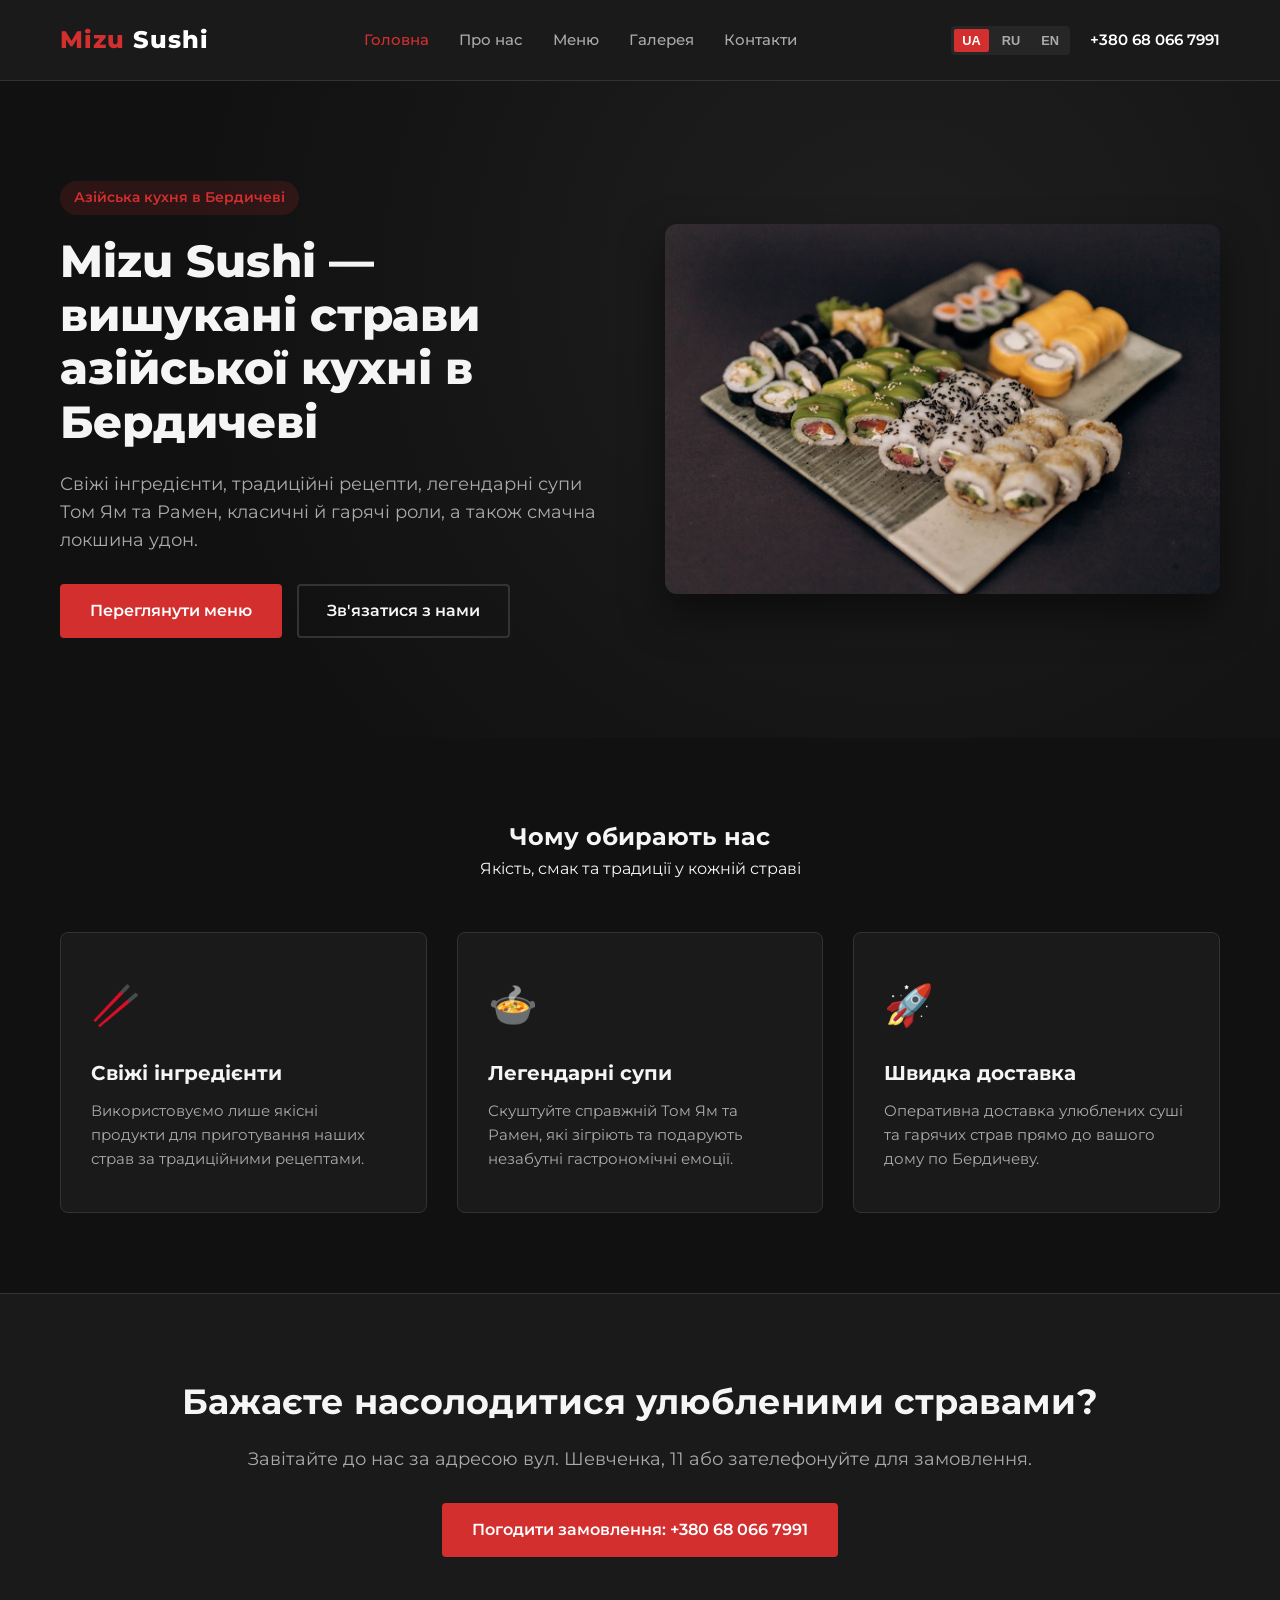
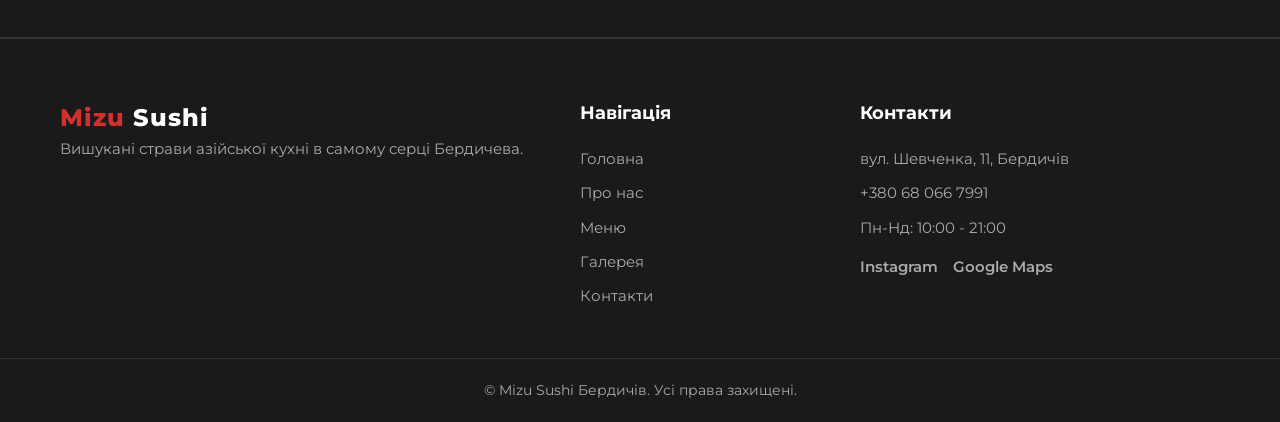
<file: index.html>
<!DOCTYPE html>
<html lang="uk">
<head>
    <meta charset="UTF-8">
    <meta name="viewport" content="width=device-width, initial-scale=1.0">
    <title>Mizu Sushi — Бердичів</title>
    <link rel="preconnect" href="https://fonts.googleapis.com">
    <link rel="preconnect" href="https://fonts.gstatic.com" crossorigin>
    <link href="https://fonts.googleapis.com/css2?family=Montserrat:wght@400;500;600;700;800&display=swap" rel="stylesheet">
    <link rel="stylesheet" href="assets/style.css">
</head>
<body>
    <header class="site-header">
        <div class="container nav-container">
            <a href="index.html" class="logo">
                <span class="brand-accent">Mizu</span> Sushi
            </a>
            <nav class="main-nav">
                <ul>
                    <li><a href="index.html" class="active" data-i18n="nav_home">Головна</a></li>
                    <li><a href="about.html" data-i18n="nav_about">Про нас</a></li>
                    <li><a href="services.html" data-i18n="nav_services">Меню</a></li>
                    <li><a href="gallery.html" data-i18n="nav_gallery">Галерея</a></li>
                    <li><a href="contacts.html" data-i18n="nav_contacts">Контакти</a></li>
                </ul>
            </nav>
            <div class="header-actions">
                <div class="lang-switcher">
                    <button data-lang="uk" class="lang-btn active">UA</button>
                    <button data-lang="ru" class="lang-btn">RU</button>
                    <button data-lang="en" class="lang-btn">EN</button>
                </div>
                <a href="tel:+380680667991" class="phone-btn">+380 68 066 7991</a>
                <button class="mobile-menu-toggle" aria-label="Меню">
                    <span></span><span></span><span></span>
                </button>
            </div>
        </div>
    </header>

    <main>
        <section class="hero">
            <div class="container hero-content">
                <div class="hero-text">
                    <span class="badge" data-i18n="hero_badge">Азійська кухня в Бердичеві</span>
                    <h1 data-i18n="hero_title">Mizu Sushi — вишукані страви азійської кухні в Бердичеві</h1>
                    <p data-i18n="hero_desc">Свіжі інгредієнти, традиційні рецепти, легендарні супи Том Ям та Рамен, класичні й гарячі роли, а також смачна локшина удон.</p>
                    <div class="hero-buttons">
                        <a href="services.html" class="btn btn-primary" data-i18n="btn_menu">Переглянути меню</a>
                        <a href="contacts.html" class="btn btn-outline" data-i18n="btn_contacts">Зв'язатися з нами</a>
                    </div>
                </div>
                <div class="hero-image">
                    <img src="images/photo-01.jpg" alt="Mizu Sushi інтер'єр та страви" loading="eager">
                </div>
            </div>
        </section>

        <section class="features section-padding">
            <div class="container">
                <div class="section-header text-center">
                    <h2 data-i18n="features_title">Чому обирають нас</h2>
                    <p data-i18n="features_subtitle">Якість, смак та традиції у кожній страві</p>
                </div>
                <div class="features-grid">
                    <div class="feature-card">
                        <div class="feature-icon">🥢</div>
                        <h3 data-i18n="feat_1_title">Свіжі інгредієнти</h3>
                        <p data-i18n="feat_1_desc">Використовуємо лише якісні продукти для приготування наших страв за традиційними рецептами.</p>
                    </div>
                    <div class="feature-card">
                        <div class="feature-icon">🍲</div>
                        <h3 data-i18n="feat_2_title">Легендарні супи</h3>
                        <p data-i18n="feat_2_desc">Скуштуйте справжній Том Ям та Рамен, які зігріють та подарують незабутні гастрономічні емоції.</p>
                    </div>
                    <div class="feature-card">
                        <div class="feature-icon">🚀</div>
                        <h3 data-i18n="feat_3_title">Швидка доставка</h3>
                        <p data-i18n="feat_3_desc">Оперативна доставка улюблених суші та гарячих страв прямо до вашого дому по Бердичеву.</p>
                    </div>
                </div>
            </div>
        </section>

        <section class="cta-banner section-padding">
            <div class="container text-center">
                <h2 data-i18n="cta_title">Бажаєте насолодитися улюбленими стравами?</h2>
                <p data-i18n="cta_desc">Завітайте до нас за адресою вул. Шевченка, 11 або зателефонуйте для замовлення.</p>
                <a href="tel:+380680667991" class="btn btn-primary" data-i18n="cta_btn">Погодити замовлення: +380 68 066 7991</a>
            </div>
        </section>
    </main>

    <footer class="site-footer">
        <div class="container footer-content">
            <div class="footer-col">
                <a href="index.html" class="logo">
                    <span class="brand-accent">Mizu</span> Sushi
                </a>
                <p data-i18n="footer_about">Вишукані страви азійської кухні в самому серці Бердичева.</p>
            </div>
            <div class="footer-col">
                <h4 data-i18n="footer_nav_title">Навігація</h4>
                <ul>
                    <li><a href="index.html" data-i18n="nav_home">Головна</a></li>
                    <li><a href="about.html" data-i18n="nav_about">Про нас</a></li>
                    <li><a href="services.html" data-i18n="nav_services">Меню</a></li>
                    <li><a href="gallery.html" data-i18n="nav_gallery">Галерея</a></li>
                    <li><a href="contacts.html" data-i18n="nav_contacts">Контакти</a></li>
                </ul>
            </div>
            <div class="footer-col">
                <h4 data-i18n="footer_contacts_title">Контакти</h4>
                <p>вул. Шевченка, 11, Бердичів</p>
                <p><a href="tel:+380680667991">+380 68 066 7991</a></p>
                <p data-i18n="footer_hours">Пн-Нд: 10:00 - 21:00</p>
                <div class="social-links">
                    <a href="https://instagram.com/mizu_sushi_berdichev" target="_blank" rel="noopener">Instagram</a>
                    <a href="https://maps.google.com/?q=Бердичів+вул.+Шевченка+11" target="_blank" rel="noopener" data-i18n="map_link">Google Maps</a>
                </div>
            </div>
        </div>
        <div class="footer-bottom text-center">
            <p>&copy; Mizu Sushi Бердичів. <span data-i18n="all_rights">Усі права захищені.</span></p>
        </div>
    </footer>

    <script src="assets/script.js"></script>
</body>
</html>
</file>
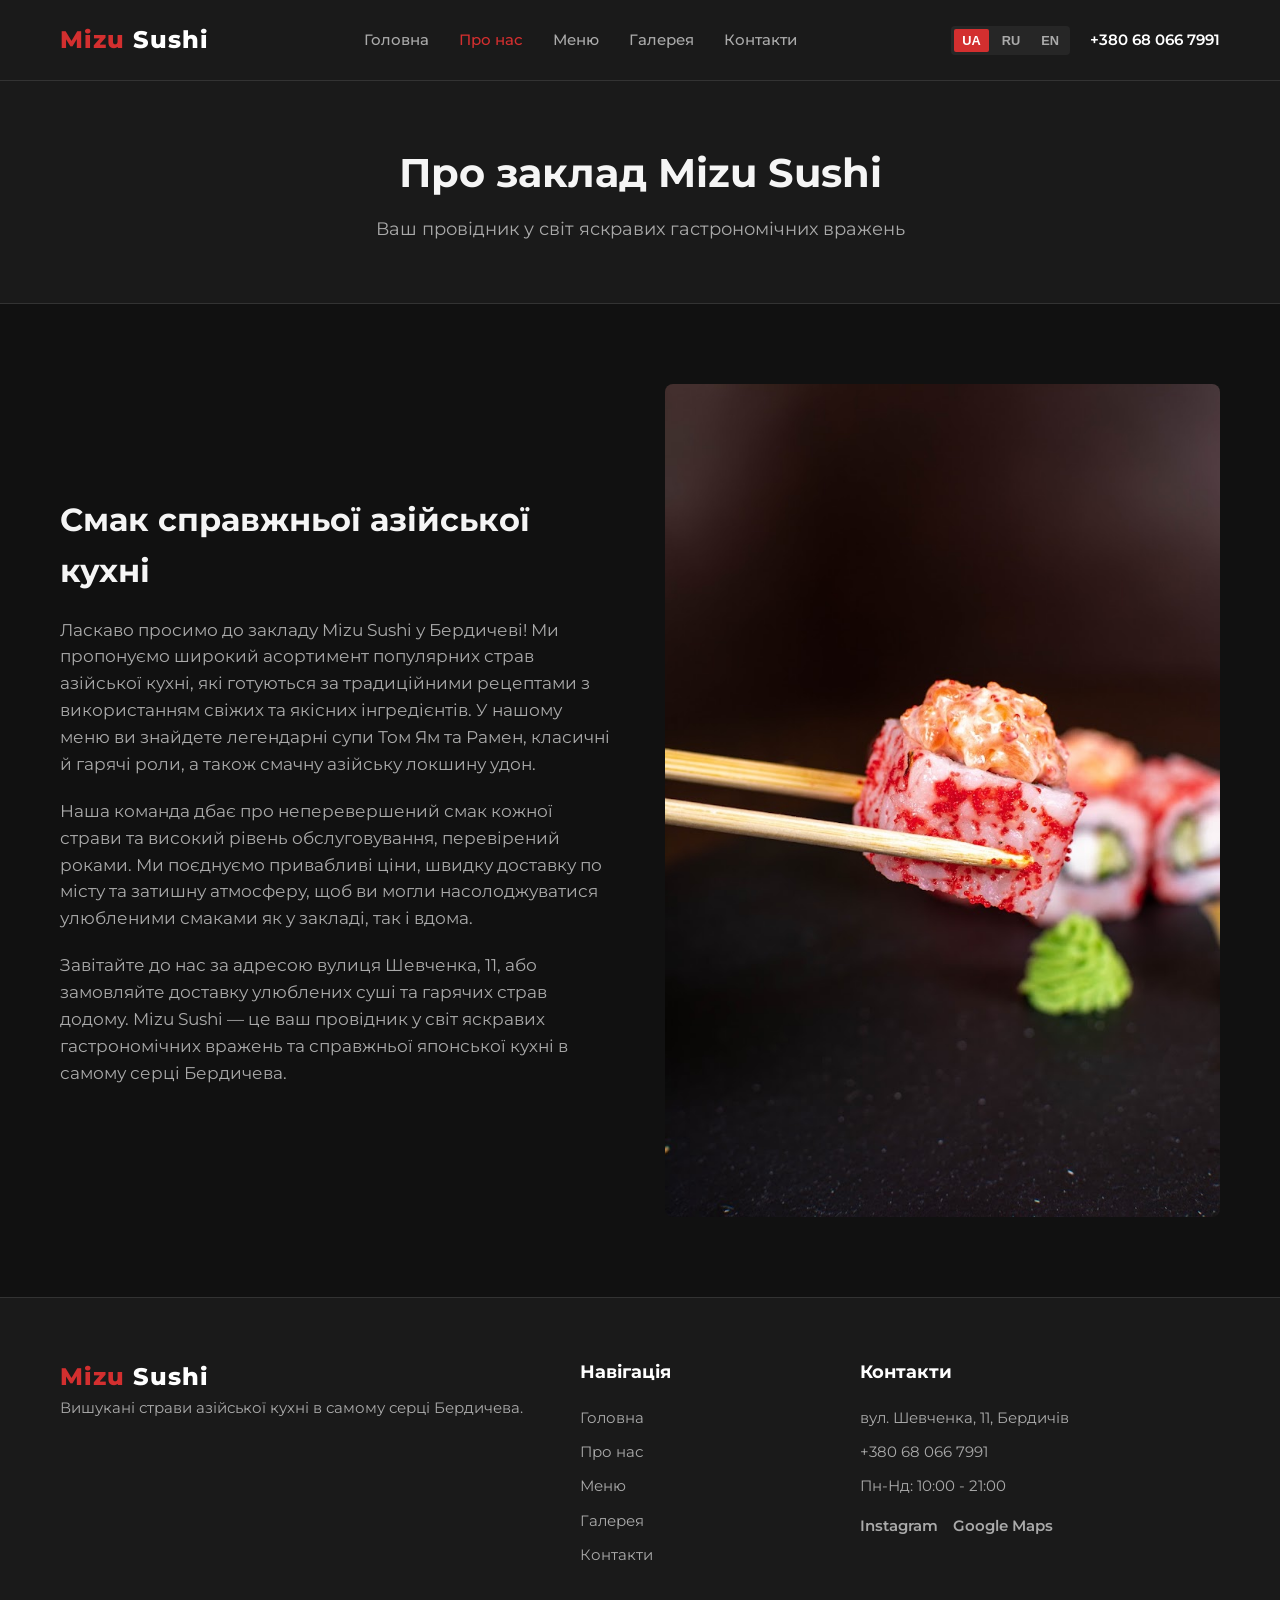
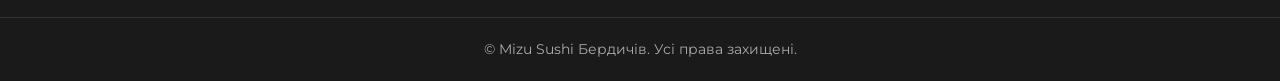
<file: about.html>
<!DOCTYPE html>
<html lang="uk">
<head>
    <meta charset="UTF-8">
    <meta name="viewport" content="width=device-width, initial-scale=1.0">
    <title>Про нас — Mizu Sushi Бердичів</title>
    <link rel="preconnect" href="https://fonts.googleapis.com">
    <link rel="preconnect" href="https://fonts.gstatic.com" crossorigin>
    <link href="https://fonts.googleapis.com/css2?family=Montserrat:wght@400;500;600;700;800&display=swap" rel="stylesheet">
    <link rel="stylesheet" href="assets/style.css">
</head>
<body>
    <header class="site-header">
        <div class="container nav-container">
            <a href="index.html" class="logo">
                <span class="brand-accent">Mizu</span> Sushi
            </a>
            <nav class="main-nav">
                <ul>
                    <li><a href="index.html" data-i18n="nav_home">Головна</a></li>
                    <li><a href="about.html" class="active" data-i18n="nav_about">Про нас</a></li>
                    <li><a href="services.html" data-i18n="nav_services">Меню</a></li>
                    <li><a href="gallery.html" data-i18n="nav_gallery">Галерея</a></li>
                    <li><a href="contacts.html" data-i18n="nav_contacts">Контакти</a></li>
                </ul>
            </nav>
            <div class="header-actions">
                <div class="lang-switcher">
                    <button data-lang="uk" class="lang-btn active">UA</button>
                    <button data-lang="ru" class="lang-btn">RU</button>
                    <button data-lang="en" class="lang-btn">EN</button>
                </div>
                <a href="tel:+380680667991" class="phone-btn">+380 68 066 7991</a>
                <button class="mobile-menu-toggle" aria-label="Меню">
                    <span></span><span></span><span></span>
                </button>
            </div>
        </div>
    </header>

    <main>
        <section class="page-header">
            <div class="container">
                <h1 data-i18n="about_page_title">Про заклад Mizu Sushi</h1>
                <p data-i18n="about_page_subtitle">Ваш провідник у світ яскравих гастрономічних вражень</p>
            </div>
        </section>

        <section class="about-section section-padding">
            <div class="container about-grid">
                <div class="about-text-content">
                    <h2 data-i18n="about_heading">Смак справжньої азійської кухні</h2>
                    <p data-i18n="about_p1">Ласкаво просимо до закладу Mizu Sushi у Бердичеві! Ми пропонуємо широкий асортимент популярних страв азійської кухні, які готуються за традиційними рецептами з використанням свіжих та якісних інгредієнтів. У нашому меню ви знайдете легендарні супи Том Ям та Рамен, класичні й гарячі роли, а також смачну азійську локшину удон.</p>
                    <p data-i18n="about_p2">Наша команда дбає про неперевершений смак кожної страви та високий рівень обслуговування, перевірений роками. Ми поєднуємо привабливі ціни, швидку доставку по місту та затишну атмосферу, щоб ви могли насолоджуватися улюбленими смаками як у закладі, так і вдома.</p>
                    <p data-i18n="about_p3">Завітайте до нас за адресою вулиця Шевченка, 11, або замовляйте доставку улюблених суші та гарячих страв додому. Mizu Sushi — це ваш провідник у світ яскравих гастрономічних вражень та справжньої японської кухні в самому серці Бердичева.</p>
                </div>
                <div class="about-image-wrapper">
                    <img src="images/photo-02.jpg" alt="Mizu Sushi атмосфера" loading="lazy">
                </div>
            </div>
        </section>
    </main>

    <footer class="site-footer">
        <div class="container footer-content">
            <div class="footer-col">
                <a href="index.html" class="logo">
                    <span class="brand-accent">Mizu</span> Sushi
                </a>
                <p data-i18n="footer_about">Вишукані страви азійської кухні в самому серці Бердичева.</p>
            </div>
            <div class="footer-col">
                <h4 data-i18n="footer_nav_title">Навігація</h4>
                <ul>
                    <li><a href="index.html" data-i18n="nav_home">Головна</a></li>
                    <li><a href="about.html" data-i18n="nav_about">Про нас</a></li>
                    <li><a href="services.html" data-i18n="nav_services">Меню</a></li>
                    <li><a href="gallery.html" data-i18n="nav_gallery">Галерея</a></li>
                    <li><a href="contacts.html" data-i18n="nav_contacts">Контакти</a></li>
                </ul>
            </div>
            <div class="footer-col">
                <h4 data-i18n="footer_contacts_title">Контакти</h4>
                <p>вул. Шевченка, 11, Бердичів</p>
                <p><a href="tel:+380680667991">+380 68 066 7991</a></p>
                <p data-i18n="footer_hours">Пн-Нд: 10:00 - 21:00</p>
                <div class="social-links">
                    <a href="https://instagram.com/mizu_sushi_berdichev" target="_blank" rel="noopener">Instagram</a>
                    <a href="https://maps.google.com/?q=Бердичів+вул.+Шевченка+11" target="_blank" rel="noopener" data-i18n="map_link">Google Maps</a>
                </div>
            </div>
        </div>
        <div class="footer-bottom text-center">
            <p>&copy; Mizu Sushi Бердичів. <span data-i18n="all_rights">Усі права захищені.</span></p>
        </div>
    </footer>

    <script src="assets/script.js"></script>
</body>
</html>
</file>
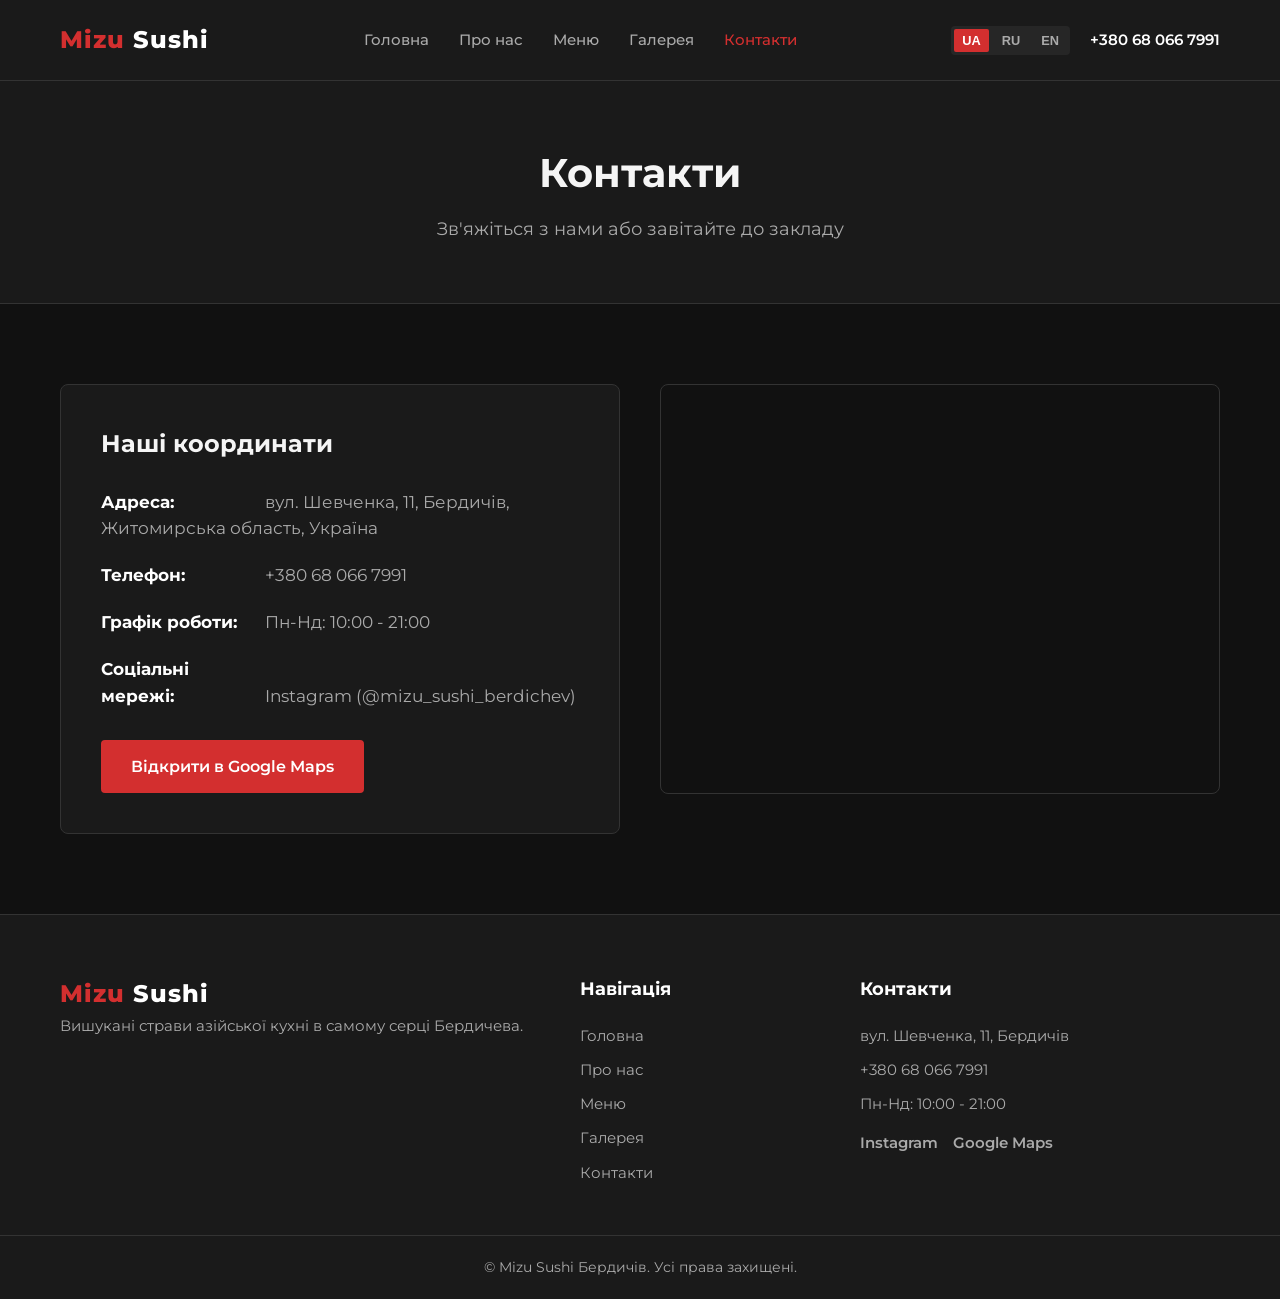
<file: contacts.html>
<!DOCTYPE html>
<html lang="uk">
<head>
    <meta charset="UTF-8">
    <meta name="viewport" content="width=device-width, initial-scale=1.0">
    <title>Контакти — Mizu Sushi Бердичів</title>
    <link rel="preconnect" href="https://fonts.googleapis.com">
    <link rel="preconnect" href="https://fonts.gstatic.com" crossorigin>
    <link href="https://fonts.googleapis.com/css2?family=Montserrat:wght@400;500;600;700;800&display=swap" rel="stylesheet">
    <link rel="stylesheet" href="assets/style.css">
</head>
<body>
    <header class="site-header">
        <div class="container nav-container">
            <a href="index.html" class="logo">
                <span class="brand-accent">Mizu</span> Sushi
            </a>
            <nav class="main-nav">
                <ul>
                    <li><a href="index.html" data-i18n="nav_home">Головна</a></li>
                    <li><a href="about.html" data-i18n="nav_about">Про нас</a></li>
                    <li><a href="services.html" data-i18n="nav_services">Меню</a></li>
                    <li><a href="gallery.html" data-i18n="nav_gallery">Галерея</a></li>
                    <li><a href="contacts.html" class="active" data-i18n="nav_contacts">Контакти</a></li>
                </ul>
            </nav>
            <div class="header-actions">
                <div class="lang-switcher">
                    <button data-lang="uk" class="lang-btn active">UA</button>
                    <button data-lang="ru" class="lang-btn">RU</button>
                    <button data-lang="en" class="lang-btn">EN</button>
                </div>
                <a href="tel:+380680667991" class="phone-btn">+380 68 066 7991</a>
                <button class="mobile-menu-toggle" aria-label="Меню">
                    <span></span><span></span><span></span>
                </button>
            </div>
        </div>
    </header>

    <main>
        <section class="page-header">
            <div class="container">
                <h1 data-i18n="contacts_page_title">Контакти</h1>
                <p data-i18n="contacts_page_subtitle">Зв'яжіться з нами або завітайте до закладу</p>
            </div>
        </section>

        <section class="contacts-section section-padding">
            <div class="container contacts-grid">
                <div class="contacts-info">
                    <div class="contact-card">
                        <h3 data-i18n="contact_info_title">Наші координати</h3>
                        <ul class="contact-list">
                            <li>
                                <strong data-i18n="label_address">Адреса:</strong> 
                                <span data-i18n="val_address">вул. Шевченка, 11, Бердичів, Житомирська область, Україна</span>
                            </li>
                            <li>
                                <strong data-i18n="label_phone">Телефон:</strong> 
                                <a href="tel:+380680667991">+380 68 066 7991</a>
                            </li>
                            <li>
                                <strong data-i18n="label_hours">Графік роботи:</strong> 
                                <span data-i18n="val_hours">Пн-Нд: 10:00 - 21:00</span>
                            </li>
                            <li>
                                <strong data-i18n="label_social">Соціальні мережі:</strong> 
                                <a href="https://instagram.com/mizu_sushi_berdichev" target="_blank" rel="noopener">Instagram (@mizu_sushi_berdichev)</a>
                            </li>
                        </ul>
                        <div class="map-btn-wrap">
                            <a href="https://maps.google.com/?q=Бердичів+вул.+Шевченка+11" target="_blank" rel="noopener" class="btn btn-primary" data-i18n="btn_open_map">Відкрити в Google Maps</a>
                        </div>
                    </div>
                </div>
                <div class="contacts-map">
                    <div class="map-container">
                        <iframe title="Mizu Sushi на карті" src="https://maps.google.com/maps?q=%D0%91%D0%B5%D1%80%D0%B4%D0%B8%D1%87%D1%96%D0%B2+%D0%B2%D1%83%D0%BB.+%D0%A8%D0%B5%D0%B2%D1%87%D0%B5%D0%BD%D0%BA%D0%B0+11&t=&z=15&ie=UTF8&iwloc=&output=embed" width="100%" height="400" style="border:0;" allowfullscreen="" loading="lazy"></iframe>
                    </div>
                </div>
            </div>
        </section>
    </main>

    <footer class="site-footer">
        <div class="container footer-content">
            <div class="footer-col">
                <a href="index.html" class="logo">
                    <span class="brand-accent">Mizu</span> Sushi
                </a>
                <p data-i18n="footer_about">Вишукані страви азійської кухні в самому серці Бердичева.</p>
            </div>
            <div class="footer-col">
                <h4 data-i18n="footer_nav_title">Навігація</h4>
                <ul>
                    <li><a href="index.html" data-i18n="nav_home">Головна</a></li>
                    <li><a href="about.html" data-i18n="nav_about">Про нас</a></li>
                    <li><a href="services.html" data-i18n="nav_services">Меню</a></li>
                    <li><a href="gallery.html" data-i18n="nav_gallery">Галерея</a></li>
                    <li><a href="contacts.html" data-i18n="nav_contacts">Контакти</a></li>
                </ul>
            </div>
            <div class="footer-col">
                <h4 data-i18n="footer_contacts_title">Контакти</h4>
                <p>вул. Шевченка, 11, Бердичів</p>
                <p><a href="tel:+380680667991">+380 68 066 7991</a></p>
                <p data-i18n="footer_hours">Пн-Нд: 10:00 - 21:00</p>
                <div class="social-links">
                    <a href="https://instagram.com/mizu_sushi_berdichev" target="_blank" rel="noopener">Instagram</a>
                    <a href="https://maps.google.com/?q=Бердичів+вул.+Шевченка+11" target="_blank" rel="noopener" data-i18n="map_link">Google Maps</a>
                </div>
            </div>
        </div>
        <div class="footer-bottom text-center">
            <p>&copy; Mizu Sushi Бердичів. <span data-i18n="all_rights">Усі права захищені.</span></p>
        </div>
    </footer>

    <script src="assets/script.js"></script>
</body>
</html>
</file>
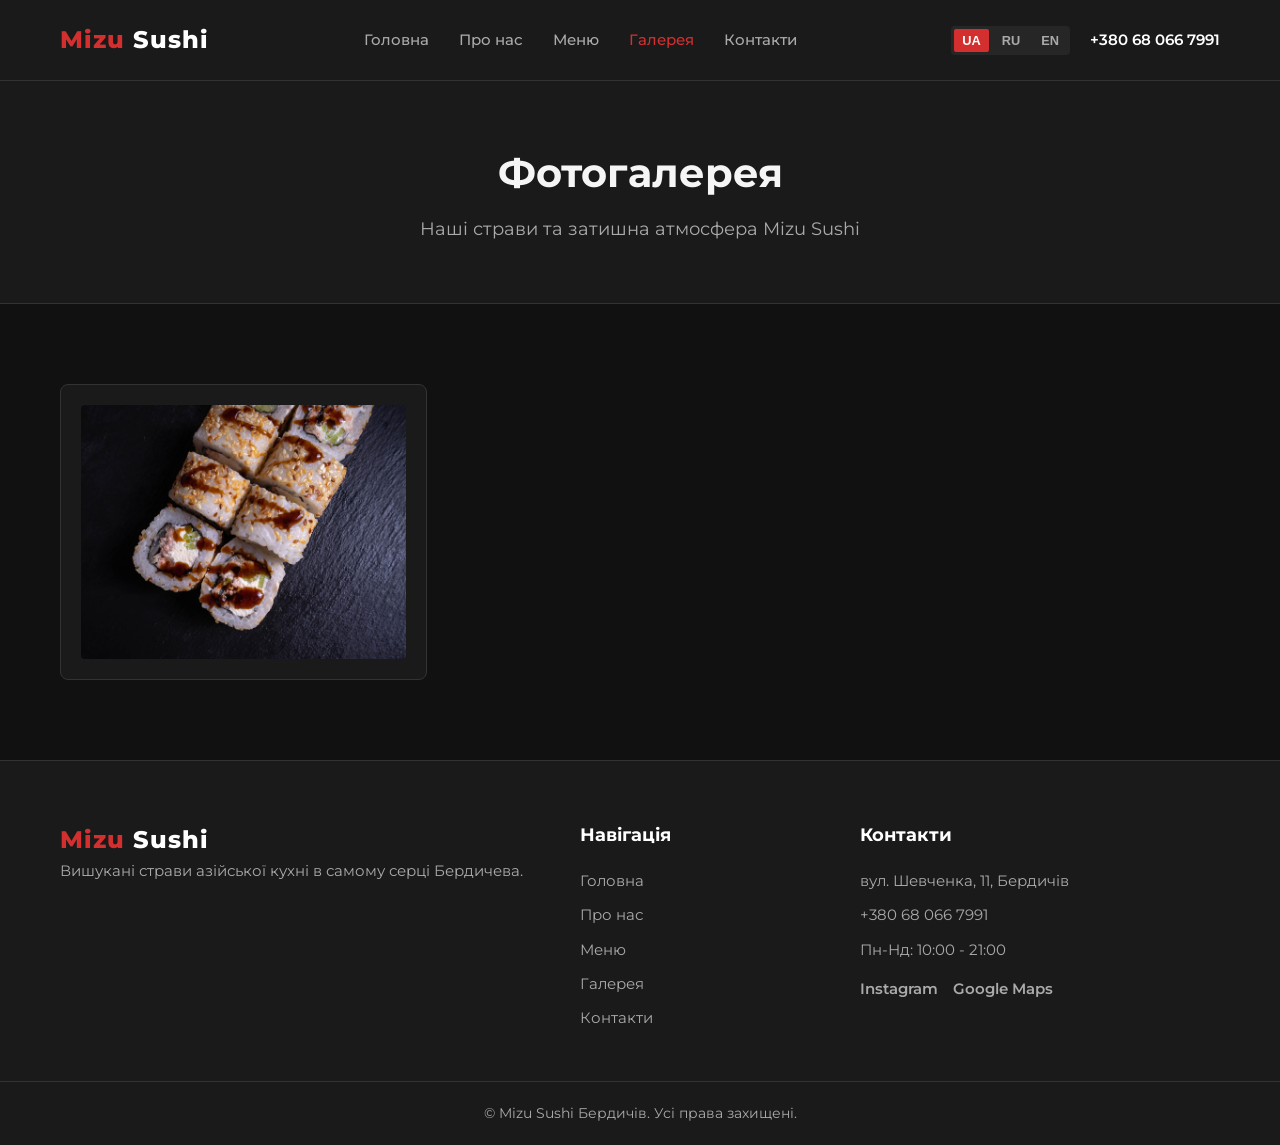
<file: gallery.html>
<!DOCTYPE html>
<html lang="uk">
<head>
    <meta charset="UTF-8">
    <meta name="viewport" content="width=device-width, initial-scale=1.0">
    <title>Галерея — Mizu Sushi Бердичів</title>
    <link rel="preconnect" href="https://fonts.googleapis.com">
    <link rel="preconnect" href="https://fonts.gstatic.com" crossorigin>
    <link href="https://fonts.googleapis.com/css2?family=Montserrat:wght@400;500;600;700;800&display=swap" rel="stylesheet">
    <link rel="stylesheet" href="assets/style.css">
</head>
<body>
    <header class="site-header">
        <div class="container nav-container">
            <a href="index.html" class="logo">
                <span class="brand-accent">Mizu</span> Sushi
            </a>
            <nav class="main-nav">
                <ul>
                    <li><a href="index.html" data-i18n="nav_home">Головна</a></li>
                    <li><a href="about.html" data-i18n="nav_about">Про нас</a></li>
                    <li><a href="services.html" data-i18n="nav_services">Меню</a></li>
                    <li><a href="gallery.html" class="active" data-i18n="nav_gallery">Галерея</a></li>
                    <li><a href="contacts.html" data-i18n="nav_contacts">Контакти</a></li>
                </ul>
            </nav>
            <div class="header-actions">
                <div class="lang-switcher">
                    <button data-lang="uk" class="lang-btn active">UA</button>
                    <button data-lang="ru" class="lang-btn">RU</button>
                    <button data-lang="en" class="lang-btn">EN</button>
                </div>
                <a href="tel:+380680667991" class="phone-btn">+380 68 066 7991</a>
                <button class="mobile-menu-toggle" aria-label="Меню">
                    <span></span><span></span><span></span>
                </button>
            </div>
        </div>
    </header>

    <main>
        <section class="page-header">
            <div class="container">
                <h1 data-i18n="gallery_page_title">Фотогалерея</h1>
                <p data-i18n="gallery_page_subtitle">Наші страви та затишна атмосфера Mizu Sushi</p>
            </div>
        </section>

        <section class="gallery-section section-padding">
            <div class="container">
                <div class="gallery-grid">
                    <div class="gallery-item">
                        <img src="images/photo-03.jpg" alt="Mizu Sushi інтер'єр та страви" loading="lazy">
                    </div>
                </div>
            </div>
        </section>
    </main>

    <footer class="site-footer">
        <div class="container footer-content">
            <div class="footer-col">
                <a href="index.html" class="logo">
                    <span class="brand-accent">Mizu</span> Sushi
                </a>
                <p data-i18n="footer_about">Вишукані страви азійської кухні в самому серці Бердичева.</p>
            </div>
            <div class="footer-col">
                <h4 data-i18n="footer_nav_title">Навігація</h4>
                <ul>
                    <li><a href="index.html" data-i18n="nav_home">Головна</a></li>
                    <li><a href="about.html" data-i18n="nav_about">Про нас</a></li>
                    <li><a href="services.html" data-i18n="nav_services">Меню</a></li>
                    <li><a href="gallery.html" data-i18n="nav_gallery">Галерея</a></li>
                    <li><a href="contacts.html" data-i18n="nav_contacts">Контакти</a></li>
                </ul>
            </div>
            <div class="footer-col">
                <h4 data-i18n="footer_contacts_title">Контакти</h4>
                <p>вул. Шевченка, 11, Бердичів</p>
                <p><a href="tel:+380680667991">+380 68 066 7991</a></p>
                <p data-i18n="footer_hours">Пн-Нд: 10:00 - 21:00</p>
                <div class="social-links">
                    <a href="https://instagram.com/mizu_sushi_berdichev" target="_blank" rel="noopener">Instagram</a>
                    <a href="https://maps.google.com/?q=Бердичів+вул.+Шевченка+11" target="_blank" rel="noopener" data-i18n="map_link">Google Maps</a>
                </div>
            </div>
        </div>
        <div class="footer-bottom text-center">
            <p>&copy; Mizu Sushi Бердичів. <span data-i18n="all_rights">Усі права захищені.</span></p>
        </div>
    </footer>

    <script src="assets/script.js"></script>
</body>
</html>
</file>
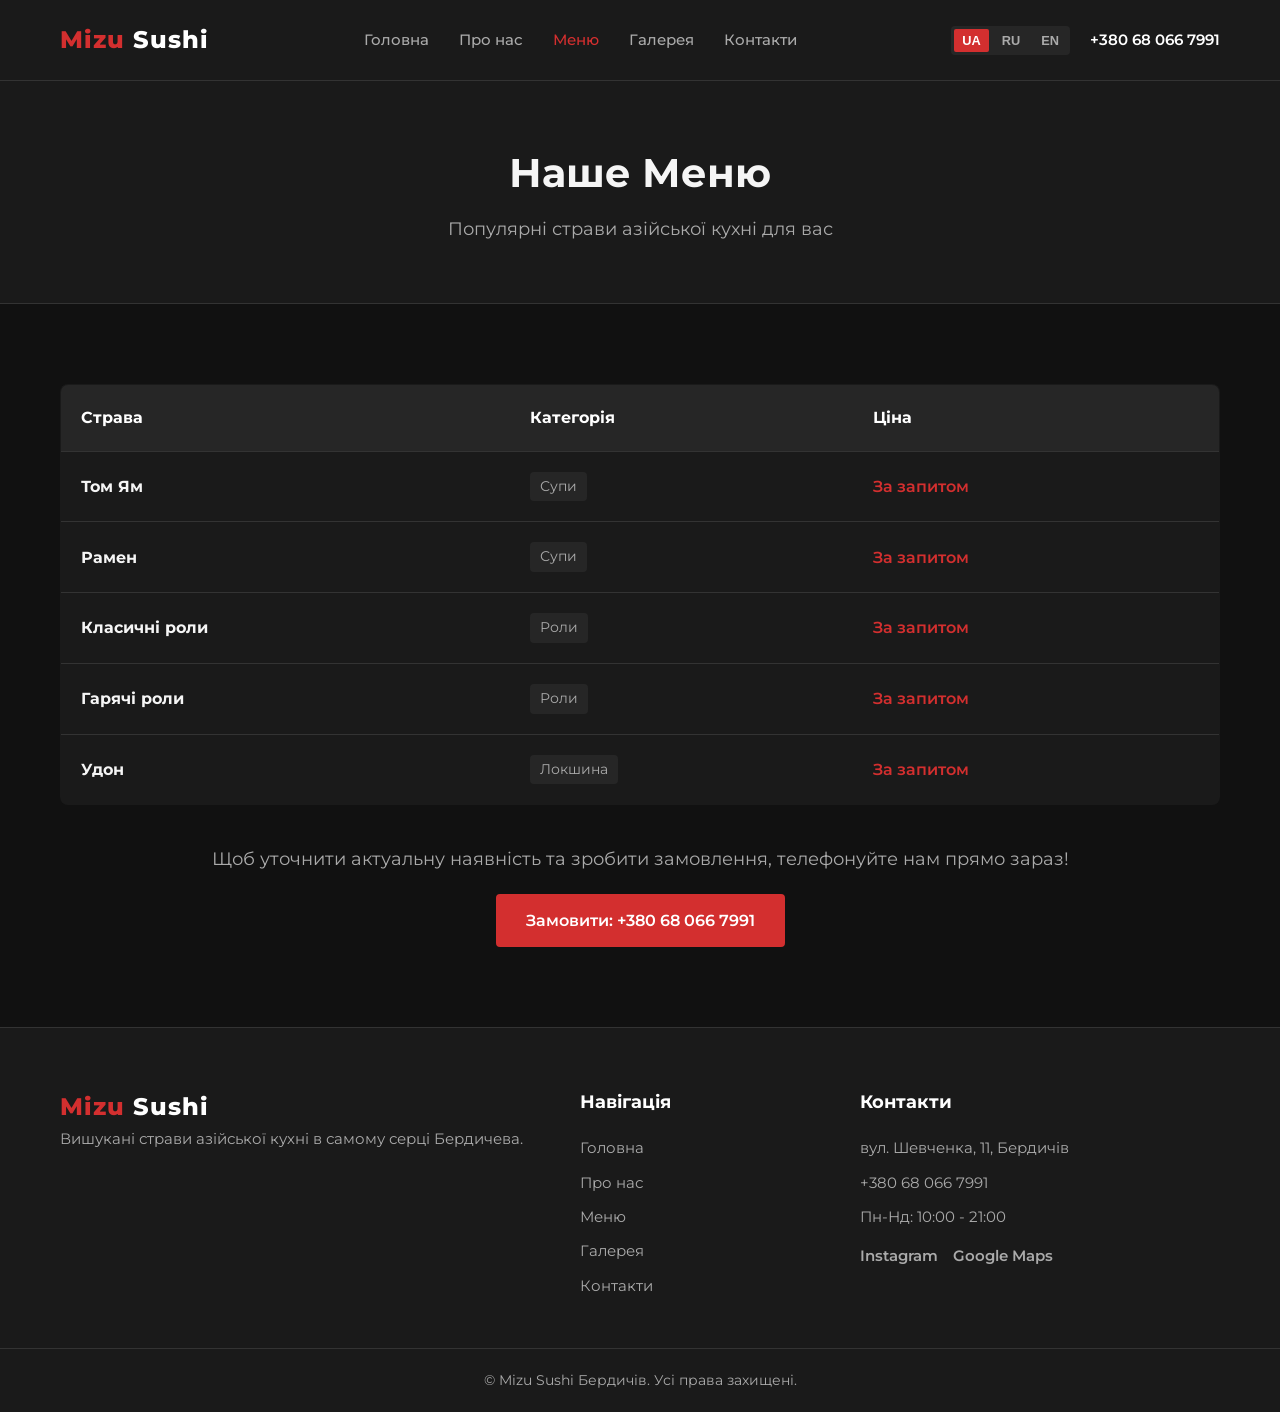
<file: services.html>
<!DOCTYPE html>
<html lang="uk">
<head>
    <meta charset="UTF-8">
    <meta name="viewport" content="width=device-width, initial-scale=1.0">
    <title>Меню — Mizu Sushi Бердичів</title>
    <link rel="preconnect" href="https://fonts.googleapis.com">
    <link rel="preconnect" href="https://fonts.gstatic.com" crossorigin>
    <link href="https://fonts.googleapis.com/css2?family=Montserrat:wght@400;500;600;700;800&display=swap" rel="stylesheet">
    <link rel="stylesheet" href="assets/style.css">
</head>
<body>
    <header class="site-header">
        <div class="container nav-container">
            <a href="index.html" class="logo">
                <span class="brand-accent">Mizu</span> Sushi
            </a>
            <nav class="main-nav">
                <ul>
                    <li><a href="index.html" data-i18n="nav_home">Головна</a></li>
                    <li><a href="about.html" data-i18n="nav_about">Про нас</a></li>
                    <li><a href="services.html" class="active" data-i18n="nav_services">Меню</a></li>
                    <li><a href="gallery.html" data-i18n="nav_gallery">Галерея</a></li>
                    <li><a href="contacts.html" data-i18n="nav_contacts">Контакти</a></li>
                </ul>
            </nav>
            <div class="header-actions">
                <div class="lang-switcher">
                    <button data-lang="uk" class="lang-btn active">UA</button>
                    <button data-lang="ru" class="lang-btn">RU</button>
                    <button data-lang="en" class="lang-btn">EN</button>
                </div>
                <a href="tel:+380680667991" class="phone-btn">+380 68 066 7991</a>
                <button class="mobile-menu-toggle" aria-label="Меню">
                    <span></span><span></span><span></span>
                </button>
            </div>
        </div>
    </header>

    <main>
        <section class="page-header">
            <div class="container">
                <h1 data-i18n="menu_page_title">Наше Меню</h1>
                <p data-i18n="menu_page_subtitle">Популярні страви азійської кухні для вас</p>
            </div>
        </section>

        <section class="menu-section section-padding">
            <div class="container">
                <div class="menu-table-wrapper">
                    <table class="menu-table">
                        <thead>
                            <tr>
                                <th data-i18n="col_dish">Страва</th>
                                <th data-i18n="col_category">Категорія</th>
                                <th data-i18n="col_price">Ціна</th>
                            </tr>
                        </thead>
                        <tbody>
                            <tr>
                                <td><strong>Том Ям</strong></td>
                                <td><span class="category-tag" data-i18n="cat_soups">Супи</span></td>
                                <td><span class="price-tag" data-i18n="price_on_request">За запитом</span></td>
                            </tr>
                            <tr>
                                <td><strong>Рамен</strong></td>
                                <td><span class="category-tag" data-i18n="cat_soups">Супи</span></td>
                                <td><span class="price-tag" data-i18n="price_on_request">За запитом</span></td>
                            </tr>
                            <tr>
                                <td><strong>Класичні роли</strong></td>
                                <td><span class="category-tag" data-i18n="cat_rolls">Роли</span></td>
                                <td><span class="price-tag" data-i18n="price_on_request">За запитом</span></td>
                            </tr>
                            <tr>
                                <td><strong>Гарячі роли</strong></td>
                                <td><span class="category-tag" data-i18n="cat_rolls">Роли</span></td>
                                <td><span class="price-tag" data-i18n="price_on_request">За запитом</span></td>
                            </tr>
                            <tr>
                                <td><strong>Удон</strong></td>
                                <td><span class="category-tag" data-i18n="cat_noodles">Локшина</span></td>
                                <td><span class="price-tag" data-i18n="price_on_request">За запитом</span></td>
                            </tr>
                        </tbody>
                    </table>
                </div>
                <div class="menu-cta text-center">
                    <p data-i18n="menu_order_text">Щоб уточнити актуальну наявність та зробити замовлення, телефонуйте нам прямо зараз!</p>
                    <a href="tel:+380680667991" class="btn btn-primary" data-i18n="btn_call_order">Замовити: +380 68 066 7991</a>
                </div>
            </div>
        </section>
    </main>

    <footer class="site-footer">
        <div class="container footer-content">
            <div class="footer-col">
                <a href="index.html" class="logo">
                    <span class="brand-accent">Mizu</span> Sushi
                </a>
                <p data-i18n="footer_about">Вишукані страви азійської кухні в самому серці Бердичева.</p>
            </div>
            <div class="footer-col">
                <h4 data-i18n="footer_nav_title">Навігація</h4>
                <ul>
                    <li><a href="index.html" data-i18n="nav_home">Головна</a></li>
                    <li><a href="about.html" data-i18n="nav_about">Про нас</a></li>
                    <li><a href="services.html" data-i18n="nav_services">Меню</a></li>
                    <li><a href="gallery.html" data-i18n="nav_gallery">Галерея</a></li>
                    <li><a href="contacts.html" data-i18n="nav_contacts">Контакти</a></li>
                </ul>
            </div>
            <div class="footer-col">
                <h4 data-i18n="footer_contacts_title">Контакти</h4>
                <p>вул. Шевченка, 11, Бердичів</p>
                <p><a href="tel:+380680667991">+380 68 066 7991</a></p>
                <p data-i18n="footer_hours">Пн-Нд: 10:00 - 21:00</p>
                <div class="social-links">
                    <a href="https://instagram.com/mizu_sushi_berdichev" target="_blank" rel="noopener">Instagram</a>
                    <a href="https://maps.google.com/?q=Бердичів+вул.+Шевченка+11" target="_blank" rel="noopener" data-i18n="map_link">Google Maps</a>
                </div>
            </div>
        </div>
        <div class="footer-bottom text-center">
            <p>&copy; Mizu Sushi Бердичів. <span data-i18n="all_rights">Усі права захищені.</span></p>
        </div>
    </footer>

    <script src="assets/script.js"></script>
</body>
</html>
</file>
<file: assets/style.css>
:root {
    --bg-color: #111111;
    --surface-color: #1a1a1a;
    --surface-light: #262626;
    --accent-color: #D32F2F;
    --accent-hover: #b71c1c;
    --text-color: #f5f5f5;
    --text-muted: #aaaaaa;
    --border-color: #333333;
    --font-family: 'Montserrat', sans-serif;
    --transition: all 0.3s ease;
}

* {
    box-sizing: border-box;
    margin: 0;
    padding: 0;
}

body {
    font-family: var(--font-family);
    background-color: var(--bg-color);
    color: var(--text-color);
    line-height: 1.6;
    overflow-x: hidden;
}

a {
    color: inherit;
    text-decoration: none;
    transition: var(--transition);
}

ul {
    list-style: none;
}

img {
    max-width: 100%;
    height: auto;
    object-fit: contain;
    display: block;
}

.container {
    max-width: 1200px;
    margin: 0 auto;
    padding: 0 20px;
}

.text-center {
    text-align: center;
}

.section-padding {
    padding: 80px 0;
}

/* Buttons */
.btn {
    display: inline-block;
    padding: 12px 28px;
    border-radius: 4px;
    font-weight: 600;
    font-size: 1rem;
    cursor: pointer;
    transition: var(--transition);
    text-align: center;
    border: 2px solid transparent;
}

.btn-primary {
    background-color: var(--accent-color);
    color: #fff;
    border-color: var(--accent-color);
}

.btn-primary:hover {
    background-color: var(--accent-hover);
    border-color: var(--accent-hover);
}

.btn-outline {
    background-color: transparent;
    color: var(--text-color);
    border-color: var(--border-color);
}

.btn-outline:hover {
    border-color: var(--accent-color);
    color: var(--accent-color);
}

/* Header */
.site-header {
    background-color: var(--surface-color);
    border-bottom: 1px solid var(--border-color);
    position: sticky;
    top: 0;
    z-index: 1000;
}

.nav-container {
    display: flex;
    align-items: center;
    justify-content: space-between;
    height: 80px;
}

.logo {
    font-size: 1.5rem;
    font-weight: 800;
    letter-spacing: 1px;
    color: #fff;
}

.brand-accent {
    color: var(--accent-color);
}

.main-nav ul {
    display: flex;
    gap: 30px;
}

.main-nav a {
    font-weight: 500;
    font-size: 0.95rem;
    color: var(--text-muted);
}

.main-nav a:hover,
.main-nav a.active {
    color: var(--accent-color);
}

.header-actions {
    display: flex;
    align-items: center;
    gap: 20px;
}

.phone-btn {
    font-weight: 600;
    color: #fff;
    font-size: 0.95rem;
}

.phone-btn:hover {
    color: var(--accent-color);
}

/* Language Switcher */
.lang-switcher {
    display: flex;
    gap: 5px;
    background: var(--surface-light);
    padding: 3px;
    border-radius: 4px;
}

.lang-btn {
    background: transparent;
    border: none;
    color: var(--text-muted);
    font-size: 0.8rem;
    font-weight: 600;
    padding: 4px 8px;
    cursor: pointer;
    border-radius: 2px;
    transition: var(--transition);
}

.lang-btn.active,
.lang-btn:hover {
    background: var(--accent-color);
    color: #fff;
}

.mobile-menu-toggle {
    display: none;
    background: none;
    border: none;
    cursor: pointer;
    flex-direction: column;
    gap: 5px;
    width: 30px;
    height: 24px;
}

.mobile-menu-toggle span {
    display: block;
    width: 100%;
    height: 2px;
    background-color: #fff;
    transition: var(--transition);
}

/* Hero Section */
.hero {
    padding: 100px 0;
    background: radial-gradient(circle at 70% 30%, #1f1f1f 0%, var(--bg-color) 70%);
}

.hero-content {
    display: grid;
    grid-template-columns: 1fr 1fr;
    gap: 50px;
    align-items: center;
}

.badge {
    display: inline-block;
    background-color: rgba(211, 47, 47, 0.15);
    color: var(--accent-color);
    padding: 6px 14px;
    border-radius: 20px;
    font-size: 0.85rem;
    font-weight: 600;
    margin-bottom: 20px;
}

.hero-text h1 {
    font-size: 2.8rem;
    font-weight: 800;
    line-height: 1.2;
    margin-bottom: 20px;
}

.hero-text p {
    font-size: 1.1rem;
    color: var(--text-muted);
    margin-bottom: 30px;
}

.hero-buttons {
    display: flex;
    gap: 15px;
}

.hero-image img {
    border-radius: 12px;
    box-shadow: 0 20px 40px rgba(0,0,0,0.5);
}

/* Features */
.features-grid {
    display: grid;
    grid-template-columns: repeat(3, 1fr);
    gap: 30px;
    margin-top: 50px;
}

.feature-card {
    background-color: var(--surface-color);
    border: 1px solid var(--border-color);
    padding: 40px 30px;
    border-radius: 8px;
    transition: var(--transition);
}

.feature-card:hover {
    border-color: var(--accent-color);
    transform: translateY(-5px);
}

.feature-icon {
    font-size: 2.5rem;
    margin-bottom: 20px;
}

.feature-card h3 {
    font-size: 1.25rem;
    margin-bottom: 10px;
}

.feature-card p {
    color: var(--text-muted);
    font-size: 0.95rem;
}

/* CTA Banner */
.cta-banner {
    background-color: var(--surface-color);
    border-top: 1px solid var(--border-color);
    border-bottom: 1px solid var(--border-color);
}

.cta-banner h2 {
    font-size: 2.2rem;
    margin-bottom: 15px;
}

.cta-banner p {
    color: var(--text-muted);
    font-size: 1.1rem;
    margin-bottom: 30px;
}

/* Page Header */
.page-header {
    background-color: var(--surface-color);
    padding: 60px 0;
    border-bottom: 1px solid var(--border-color);
    text-align: center;
}

.page-header h1 {
    font-size: 2.5rem;
    margin-bottom: 10px;
}

.page-header p {
    color: var(--text-muted);
    font-size: 1.1rem;
}

/* About Page */
.about-grid {
    display: grid;
    grid-template-columns: 1fr 1fr;
    gap: 50px;
    align-items: center;
}

.about-text-content h2 {
    font-size: 2rem;
    margin-bottom: 20px;
}

.about-text-content p {
    color: var(--text-muted);
    margin-bottom: 20px;
    font-size: 1.05rem;
}

.about-image-wrapper img {
    border-radius: 8px;
}

/* Menu Table */
.menu-table-wrapper {
    overflow-x: auto;
    margin-bottom: 40px;
}

.menu-table {
    width: 100%;
    border-collapse: collapse;
    background-color: var(--surface-color);
    border-radius: 8px;
    overflow: hidden;
    border: 1px solid var(--border-color);
}

.menu-table th,
.menu-table td {
    padding: 20px;
    text-align: left;
    border-bottom: 1px solid var(--border-color);
}

.menu-table th {
    background-color: var(--surface-light);
    font-weight: 700;
    color: #fff;
}

.menu-table tr:last-child td {
    border-bottom: none;
}

.category-tag {
    display: inline-block;
    background-color: rgba(255,255,255,0.05);
    padding: 4px 10px;
    border-radius: 4px;
    font-size: 0.85rem;
    color: var(--text-muted);
}

.price-tag {
    font-weight: 600;
    color: var(--accent-color);
}

.menu-cta p {
    color: var(--text-muted);
    margin-bottom: 20px;
    font-size: 1.1rem;
}

/* Gallery */
.gallery-grid {
    display: grid;
    grid-template-columns: repeat(auto-fill, minmax(350px, 1fr));
    gap: 30px;
}

.gallery-item {
    background: var(--surface-color);
    border: 1px solid var(--border-color);
    border-radius: 8px;
    overflow: hidden;
    display: flex;
    justify-content: center;
    align-items: center;
    padding: 20px;
}

.gallery-item img {
    border-radius: 4px;
}

/* Contacts */
.contacts-grid {
    display: grid;
    grid-template-columns: 1fr 1fr;
    gap: 40px;
}

.contact-card {
    background-color: var(--surface-color);
    border: 1px solid var(--border-color);
    padding: 40px;
    border-radius: 8px;
}

.contact-card h3 {
    font-size: 1.5rem;
    margin-bottom: 25px;
}

.contact-list {
    display: flex;
    flex-direction: column;
    gap: 20px;
    margin-bottom: 30px;
}

.contact-list li {
    font-size: 1.05rem;
    color: var(--text-muted);
}

.contact-list strong {
    color: #fff;
    display: inline-block;
    width: 160px;
}

.contact-list a:hover {
    color: var(--accent-color);
}

.map-container {
    border-radius: 8px;
    overflow: hidden;
    border: 1px solid var(--border-color);
}

/* Footer */
.site-footer {
    background-color: var(--surface-color);
    border-top: 1px solid var(--border-color);
    padding: 60px 0 20px 0;
}

.footer-content {
    display: grid;
    grid-template-columns: 2fr 1fr 1.5fr;
    gap: 40px;
    margin-bottom: 40px;
}

.footer-col p,
.footer-col li {
    color: var(--text-muted);
    font-size: 0.95rem;
    margin-bottom: 10px;
}

.footer-col h4 {
    font-size: 1.1rem;
    margin-bottom: 20px;
    color: #fff;
}

.footer-col ul li a:hover {
    color: var(--accent-color);
}

.social-links {
    display: flex;
    gap: 15px;
    margin-top: 15px;
}

.social-links a {
    color: var(--text-muted);
    font-size: 0.95rem;
    font-weight: 600;
}

.social-links a:hover {
    color: var(--accent-color);
}

.footer-bottom {
    border-top: 1px solid var(--border-color);
    padding-top: 20px;
    color: var(--text-muted);
    font-size: 0.9rem;
}

/* Responsive Design */
@media (max-width: 992px) {
    .hero-content,
    .about-grid,
    .contacts-grid,
    .footer-content {
        grid-template-columns: 1fr;
    }
    
    .features-grid {
        grid-template-columns: 1fr;
    }

    .hero-text h1 {
        font-size: 2.2rem;
    }

    .main-nav {
        display: none;
        position: absolute;
        top: 80px;
        left: 0;
        width: 100%;
        background-color: var(--surface-color);
        border-bottom: 1px solid var(--border-color);
        padding: 20px;
    }

    .main-nav.open {
        display: block;
    }

    .main-nav ul {
        flex-direction: column;
        gap: 15px;
    }

    .mobile-menu-toggle {
        display: flex;
    }

    .phone-btn {
        display: none;
    }
}
</file>
